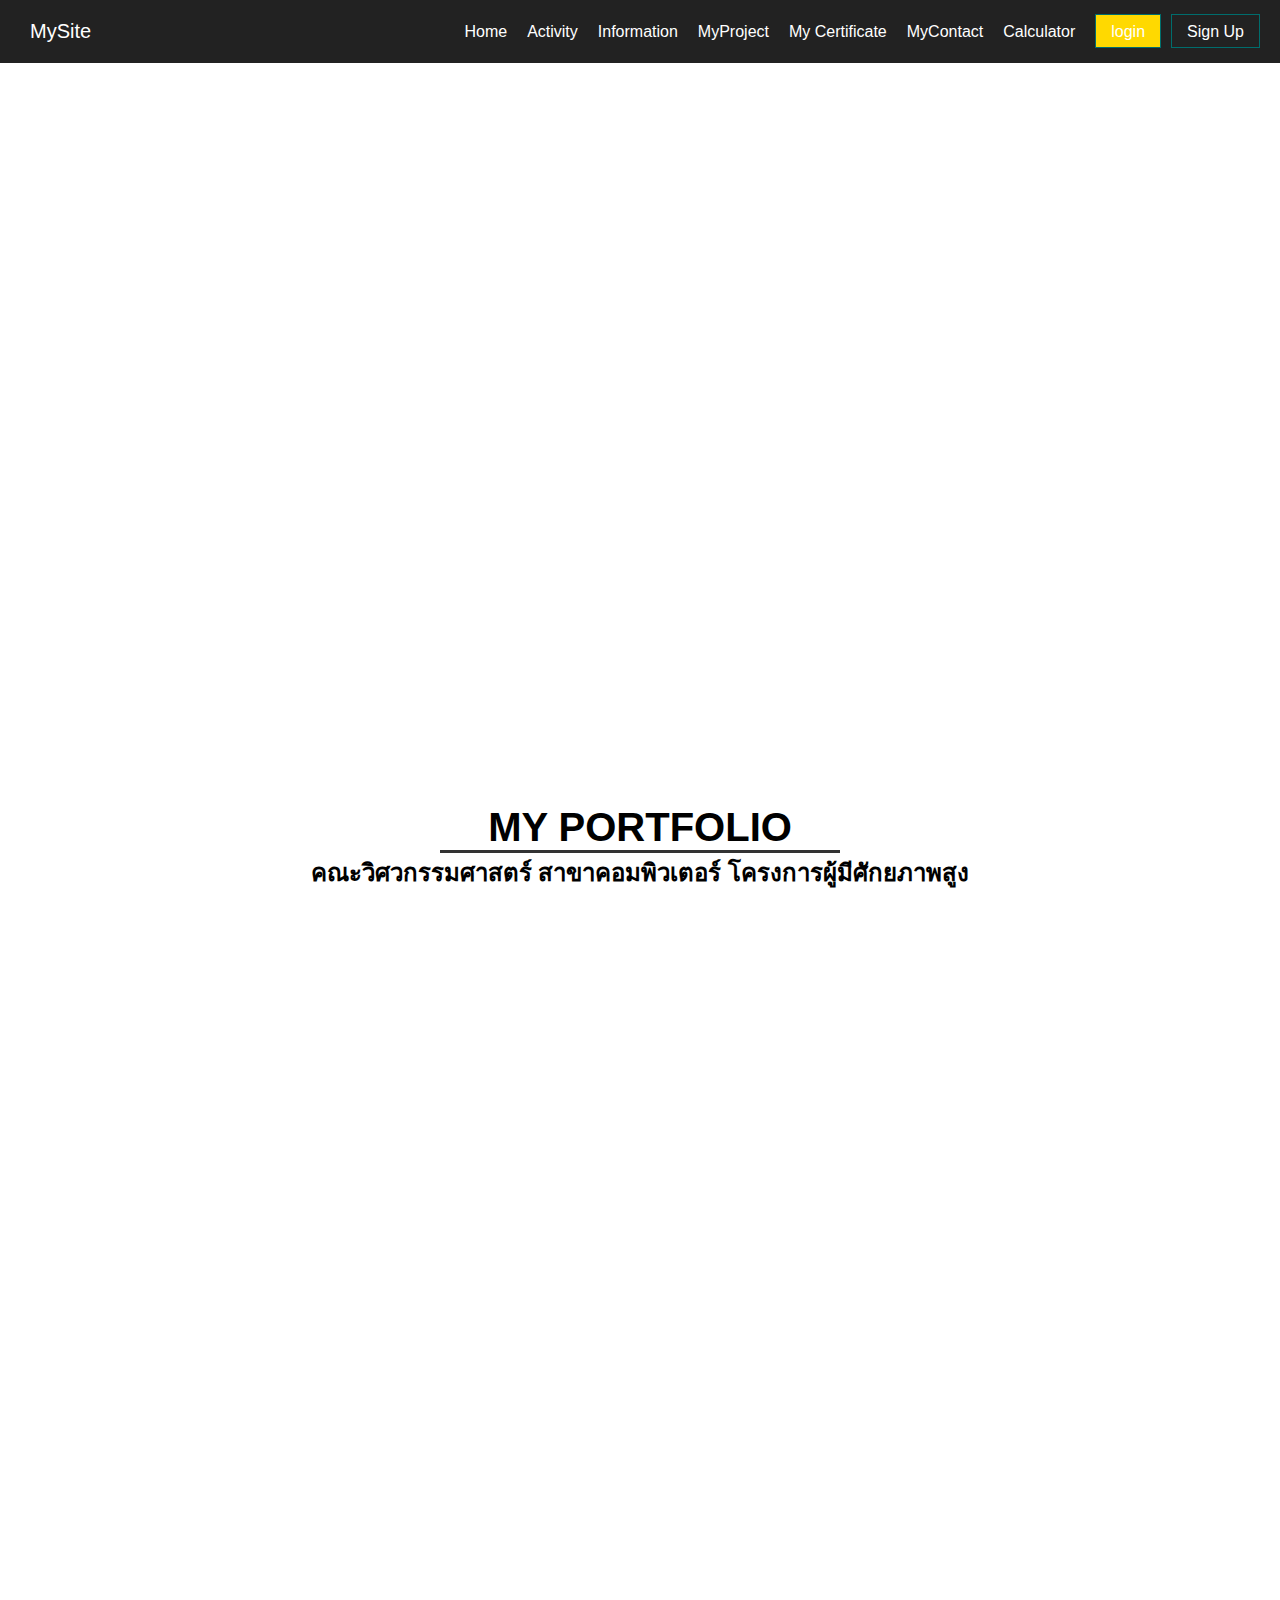
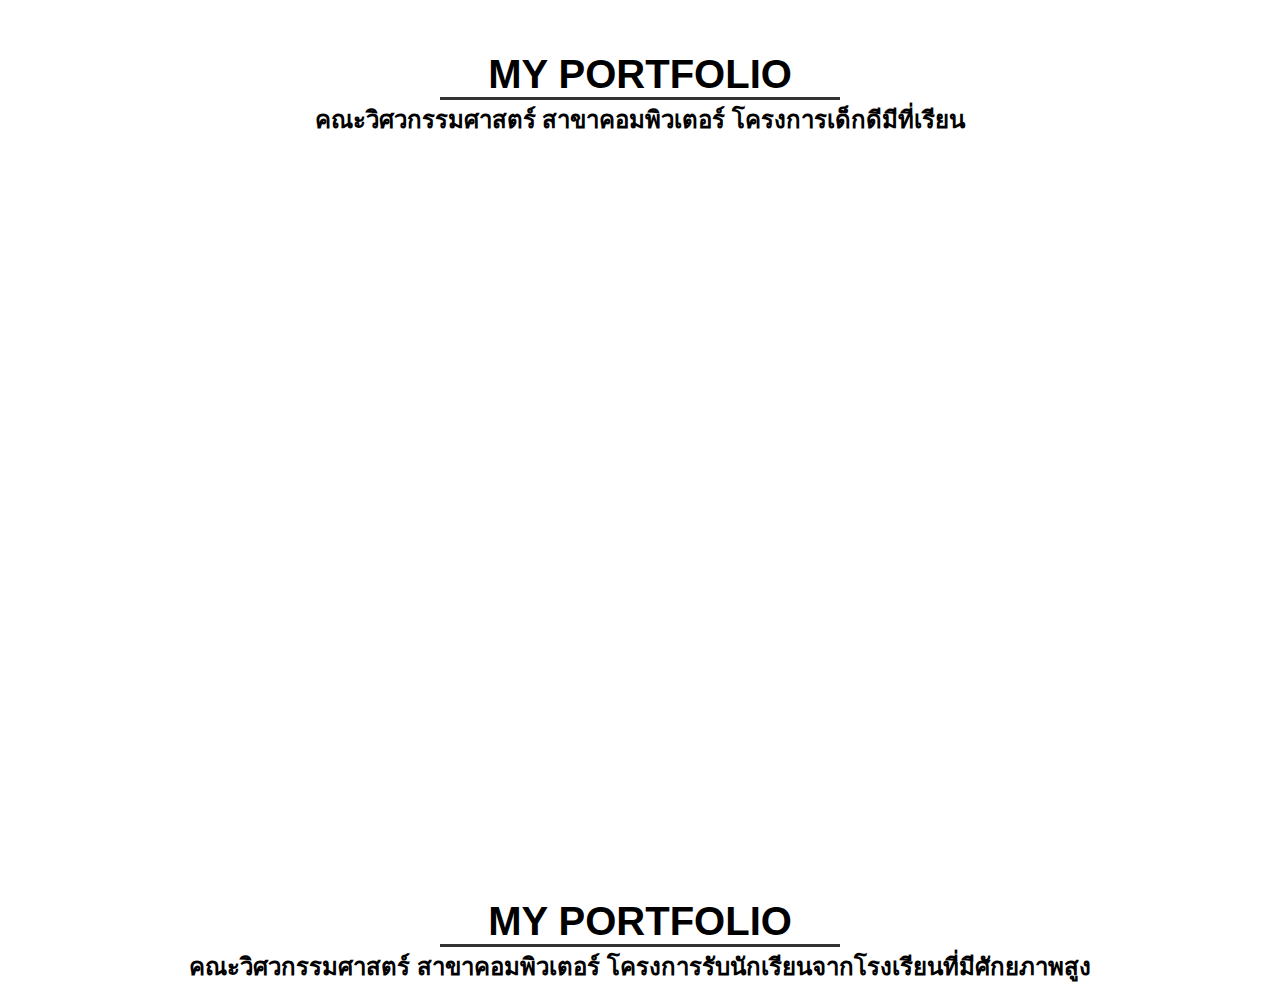
<file: index.html>
<!DOCTYPE html>
<html lang="en">
<head>
    <meta charset="UTF-8">
    <meta http-equiv="X-UA-Compatible" content="IE=edge">
    <meta name="viewport" content="width=device-width, initial-scale=1.0">
    <title>PORTFOLIO-Punnawich</title>
    <link rel="stylesheet" href="https://cdnjs.cloudflare.com/ajax/libs/font-awesome/6.2.1/css/all.min.css">
    <link rel="stylesheet" href="y.css">
    <style type="text/css">
        h1{
            text-align: center;
            font-size: 40px;
            border-bottom: 3px solid #333;
            width: 400px;
            margin: auto;
        }
        h2{
            text-align: center;
            margin: auto;
        }
    </style>
</head>
<body>
    <nav>
        <ul class="menu">
            <li class="logo"><a href="#">MySite</a></li>
            <li class="item"><a href="index.html">Home</a></li>
            <li class="item"><a href="new.html" >Activity</a></li>
            <li class="item"><a href="Information.html">Information</a></li>
            <li class="item"><a href="MyProject.html">MyProject</a></li>
            <li class="item"><a href="My Certificate.html">My Certificate</a></li>
            <li class="item"><a href="MyContact.html">MyContact</a></li>
            <li class="item"><a href="main.html">Calculator</a></li>
            <li class="item button"><a href="#">login</a></li>
            <li class="item button secondary"><a href="#">Sign Up</a></li>
            <li class = "toggle" ><a href="#"><i class="fa-solid fa-bars"></i></a></li>
        </ul>
    </nav>
        <script src="https://code.jquery.com/jquery-3.6.1.min.js"></script>
        <script src="script.js"></script>


        <div class="port">
            <iframe style="width:100%; height:80vh" src="https://online.fliphtml5.com/ikmbx/bdny/?1668948434789" frameborder="0" seamless="seamless" scrolling="no" allowtransparency="true" allowfullscreen="true"></iframe>


        </div>
        <br>
        <h1>MY PORTFOLIO </h1>
        <h2> คณะวิศวกรรมศาสตร์ สาขาคอมพิวเตอร์ โครงการผู้มีศักยภาพสูง</h2>
        <br>
        <div class="port2">
            <iframe style="width:100%; height:80vh" src="https://online.fliphtml5.com/ikmbx/skek/?1668949782020" frameborder="0" seamless="seamless" scrolling="no" allowtransparency="true" allowfullscreen="true"></iframe>
        </div>
        <br>
        <h1>MY PORTFOLIO </h1>
        <h2>คณะวิศวกรรมศาสตร์ สาขาคอมพิวเตอร์ โครงการเด็กดีมีที่เรียน</h2>
        <br>
        <div class="port3">
            <iframe style="width:100%; height:80vh" src="https://online.fliphtml5.com/ikmbx/nhna/?1668950502790" frameborder="0" seamless="seamless" scrolling="no" allowtransparency="true" allowfullscreen="true"></iframe>


        </div>
        <br>
        <h1>MY PORTFOLIO </h1>
        <h2> คณะวิศวกรรมศาสตร์ สาขาคอมพิวเตอร์  โครงการรับนักเรียนจากโรงเรียนที่มีศักยภาพสูง</h2>
        <br>





        

    
</body>
</html>
</file>
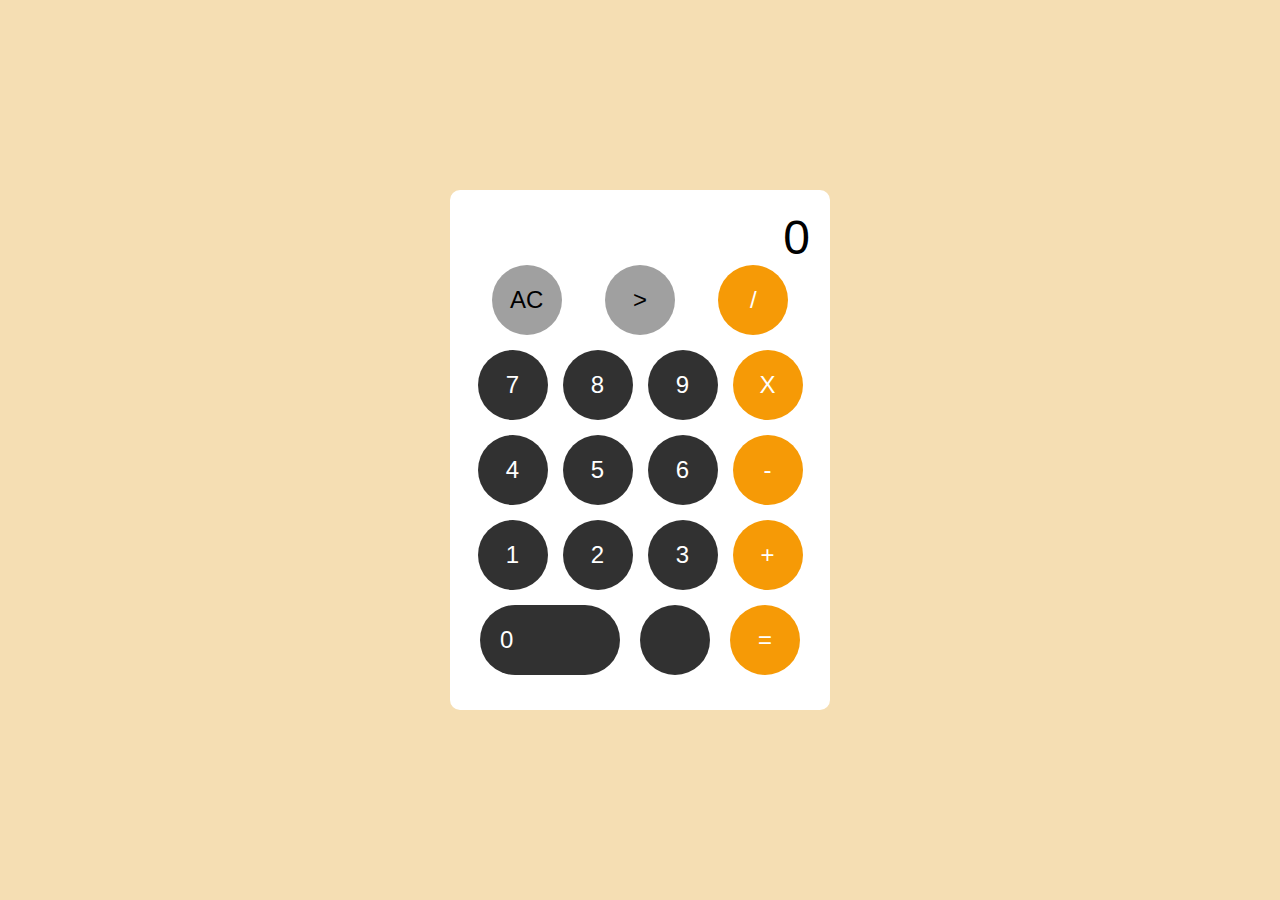
<file: main.html>
<!DOCTYPE html>
<html lang="en">
<head>
  <meta charset="UTF-8">
  <meta http-equiv="X-UA-Compatible" content="IE=edge">
  <meta name="viewport" content="width=device-width, initial-scale=1.0">
  <link rel="stylesheet" href="style.css">
  <script src="https://code.jquery.com/jquery-3.6.1.js" integrity="sha256-3zlB5s2uwoUzrXK3BT7AX3FyvojsraNFxCc2vC/7pNI=" crossorigin="anonymous"></script>
  
  <title>My Calculator</title>
</head>
<body>



  <div class="box">
  
    <div id="shownumber" class="number">0</div>
    <div class="row">
      <div onclick="clearval()" class="btn">AC</div>
      <div onclick="remove()" class="btn">></div>
      
      <div id="op4" onclick="operator('/', this)" class="btn btn-operator">/</div>
    </div>
    <div class="row">
      <div onclick="number(7)" class="btn btn-number">7</div>
      <div onclick="number(8)" class="btn btn-number">8</div>
      <div onclick="number(9)" class="btn btn-number">9</div>
      <div id="op3" onclick="operator('X', this)" class="btn btn-operator">X</div>
    </div>
    <div class="row">
      <div onclick="number(4)" class="btn btn-number">4</div>
      <div onclick="number(5)" class="btn btn-number">5</div>
      <div onclick="number(6)" class="btn btn-number">6</div>
      <div id="op2" onclick="operator('-', this)" class="btn btn-operator">-</div>
    </div>
    <div class="row">
      <div onclick="number(1)" class="btn btn-number">1</div>
      <div onclick="number(2)" class="btn btn-number">2</div>
      <div onclick="number(3)" class="btn btn-number">3</div>
      <div id="op1" onclick="operator('+', this)" class="btn btn-operator">+</div>
    </div>
    <div class="row">
      <div onclick="number(0)" class="btn btn-number btn-zero">0</div>
      <div class="btn btn-number"></div>
      <div onclick="sum()" class="btn btn-operator">=</div>
    </div>
  </div>
  <script>
  var obj = {
    val1: "",
    val2: "",
    op: "",
    step: 1,
    sum: ""
  };
  
  function number(n) {
    console.log("n >>> ", n);
    var val = "";
  
    if (obj.step == 1) {
      obj.val1 += n;
      val = obj.val1;
    } else {
      obj.val2 += n;
      val = obj.val2;
    }
  
    $("#shownumber").text(numberWithCommas(val));
    console.log("obj", obj);
  }
  
  function remove() {
    var txt = $("#shownumber").text();
    var val;
  
    if (txt.length <= 1) {
      val = 0;
      if (obj.step == 1) {
        obj.val1 = "";
      } else {
        obj.val2 = "";
      }
    } else {
      val = txt.substring(0, txt.length - 1);
      if (obj.step == 1) {
        obj.val1 = val;
      } else {
        obj.val2 = val;
      }
    }
    $("#shownumber").text(numberWithCommas(val));
    console.log("obj", obj);
  }
  
  function operator(op, el) {
    console.log("op", op, "el", el.id);
    $(".btn-operator").removeClass("operator-active");
    $("#" + el.id).addClass("operator-active");
    obj.step = 2;
    obj.op = op;
    console.log("obj", obj);
  }
  
  function sum() {
    if (obj.op == "+") obj.sum = parseInt(obj.val1) + parseInt(obj.val2);
    else if (obj.op == "-") obj.sum = parseInt(obj.val1) - parseInt(obj.val2);
    else if (obj.op == "X") obj.sum = parseInt(obj.val1) * parseInt(obj.val2);
    else if (obj.op == "/") obj.sum = parseInt(obj.val1) / parseInt(obj.val2);
    $("#shownumber").text(numberWithCommas(obj.sum));
    $(".btn-operator").removeClass("operator-active");
    obj.step = 1;
    obj.op = "";
    obj.val1 = String(obj.sum);
    obj.val2 = "";
  
    console.log("obj", obj);
  }
  
  function clearval() {
    obj = {
      val1: "",
      val2: "",
      op: "",
      step: 1,
      sum: ""
    };
    $("#shownumber").text(0);
    $(".btn-operator").removeClass("operator-active");
    console.log("obj", obj);
  }
  
  function numberWithCommas(x) {
    x = x.toString();
    var pattern = /(-?\d+)(\d{3})/;
    while (pattern.test(x)) x = x.replace(pattern, "$1,$2");
    return x;
  }
  </script>
  
</body>
</html>
</file>
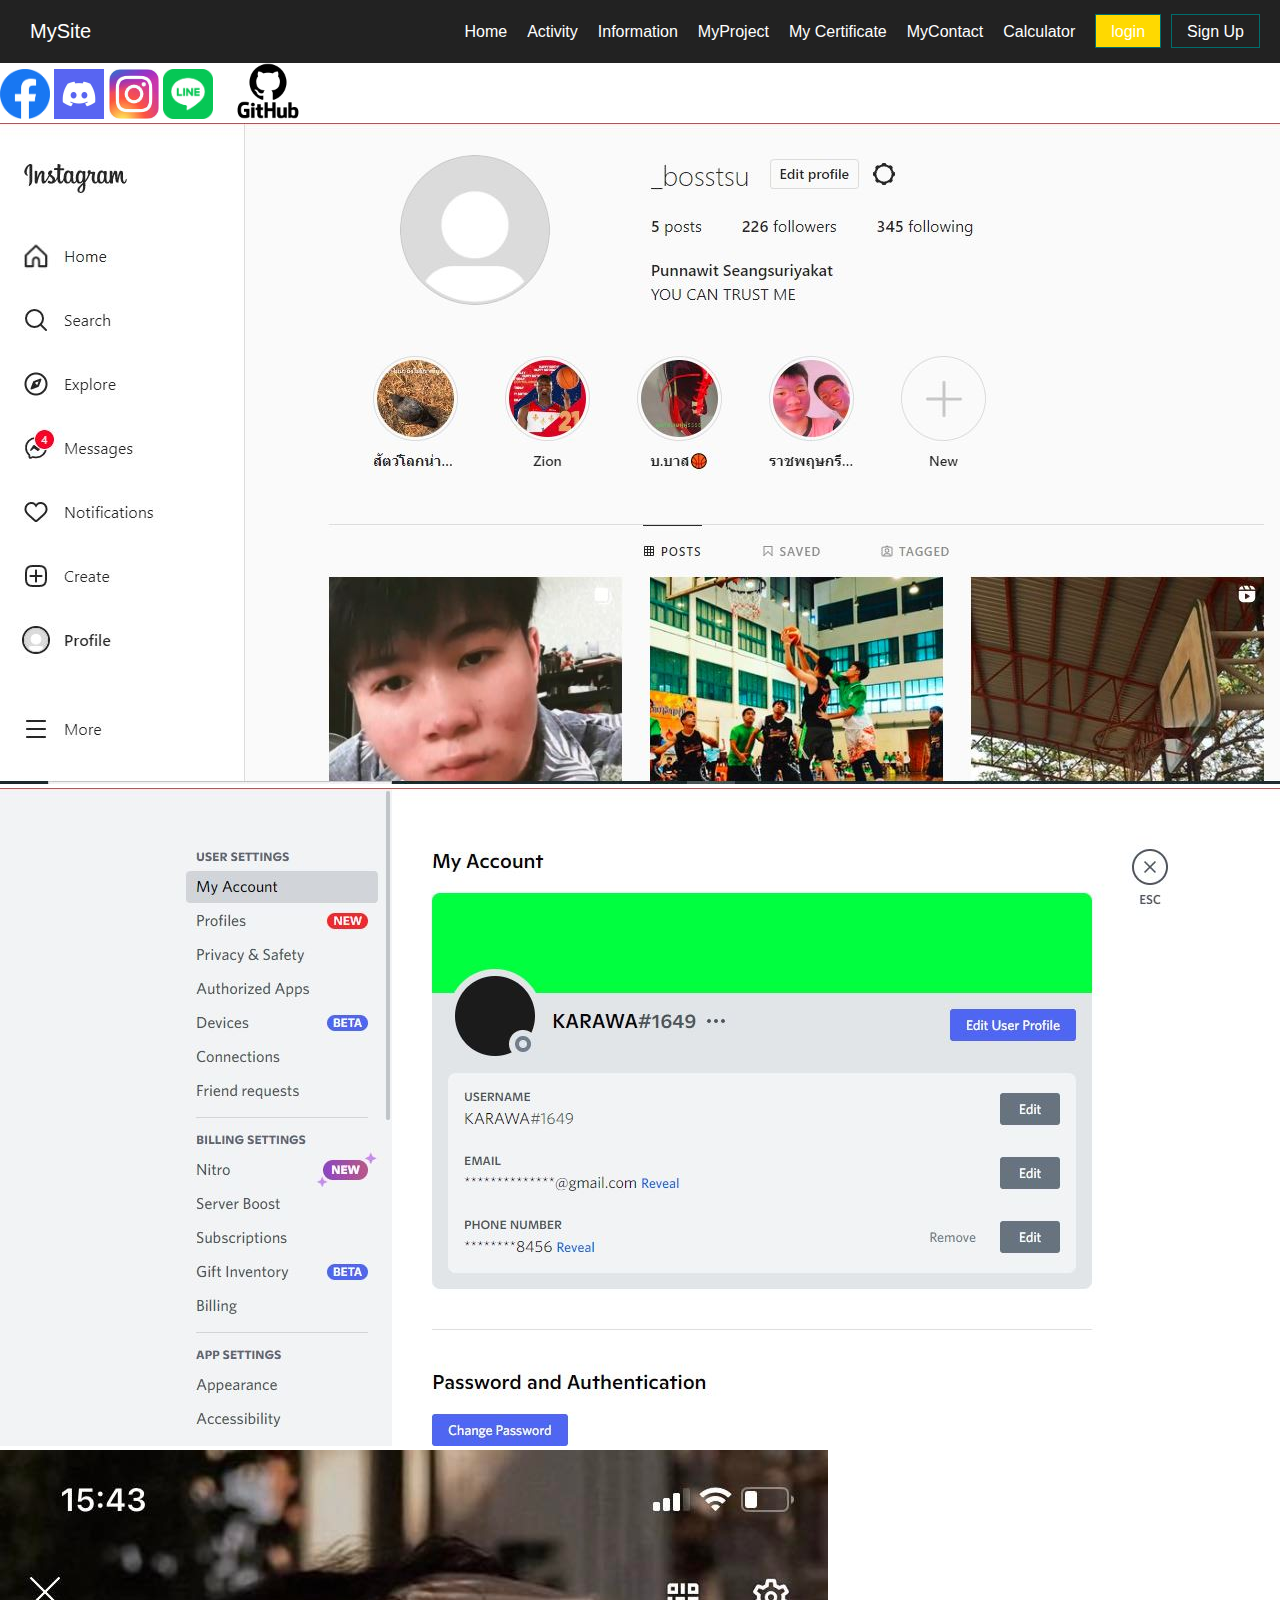
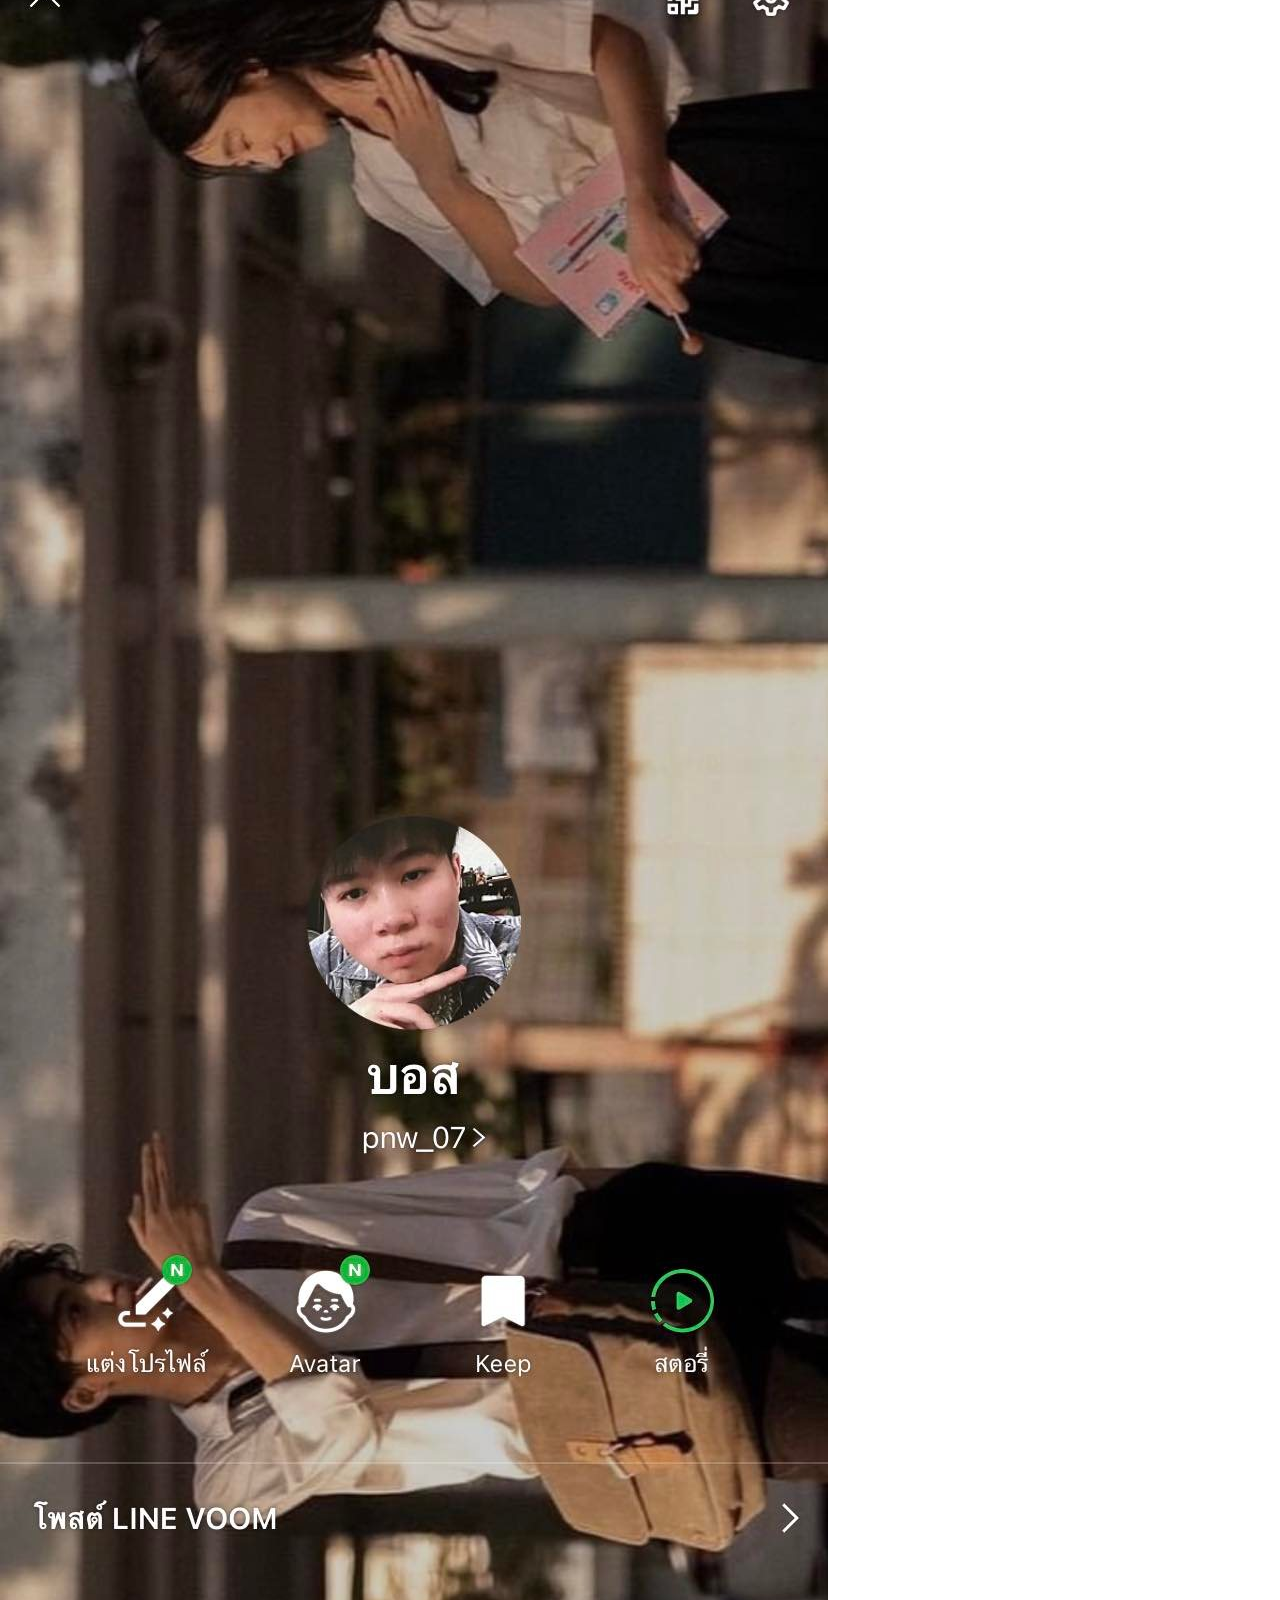
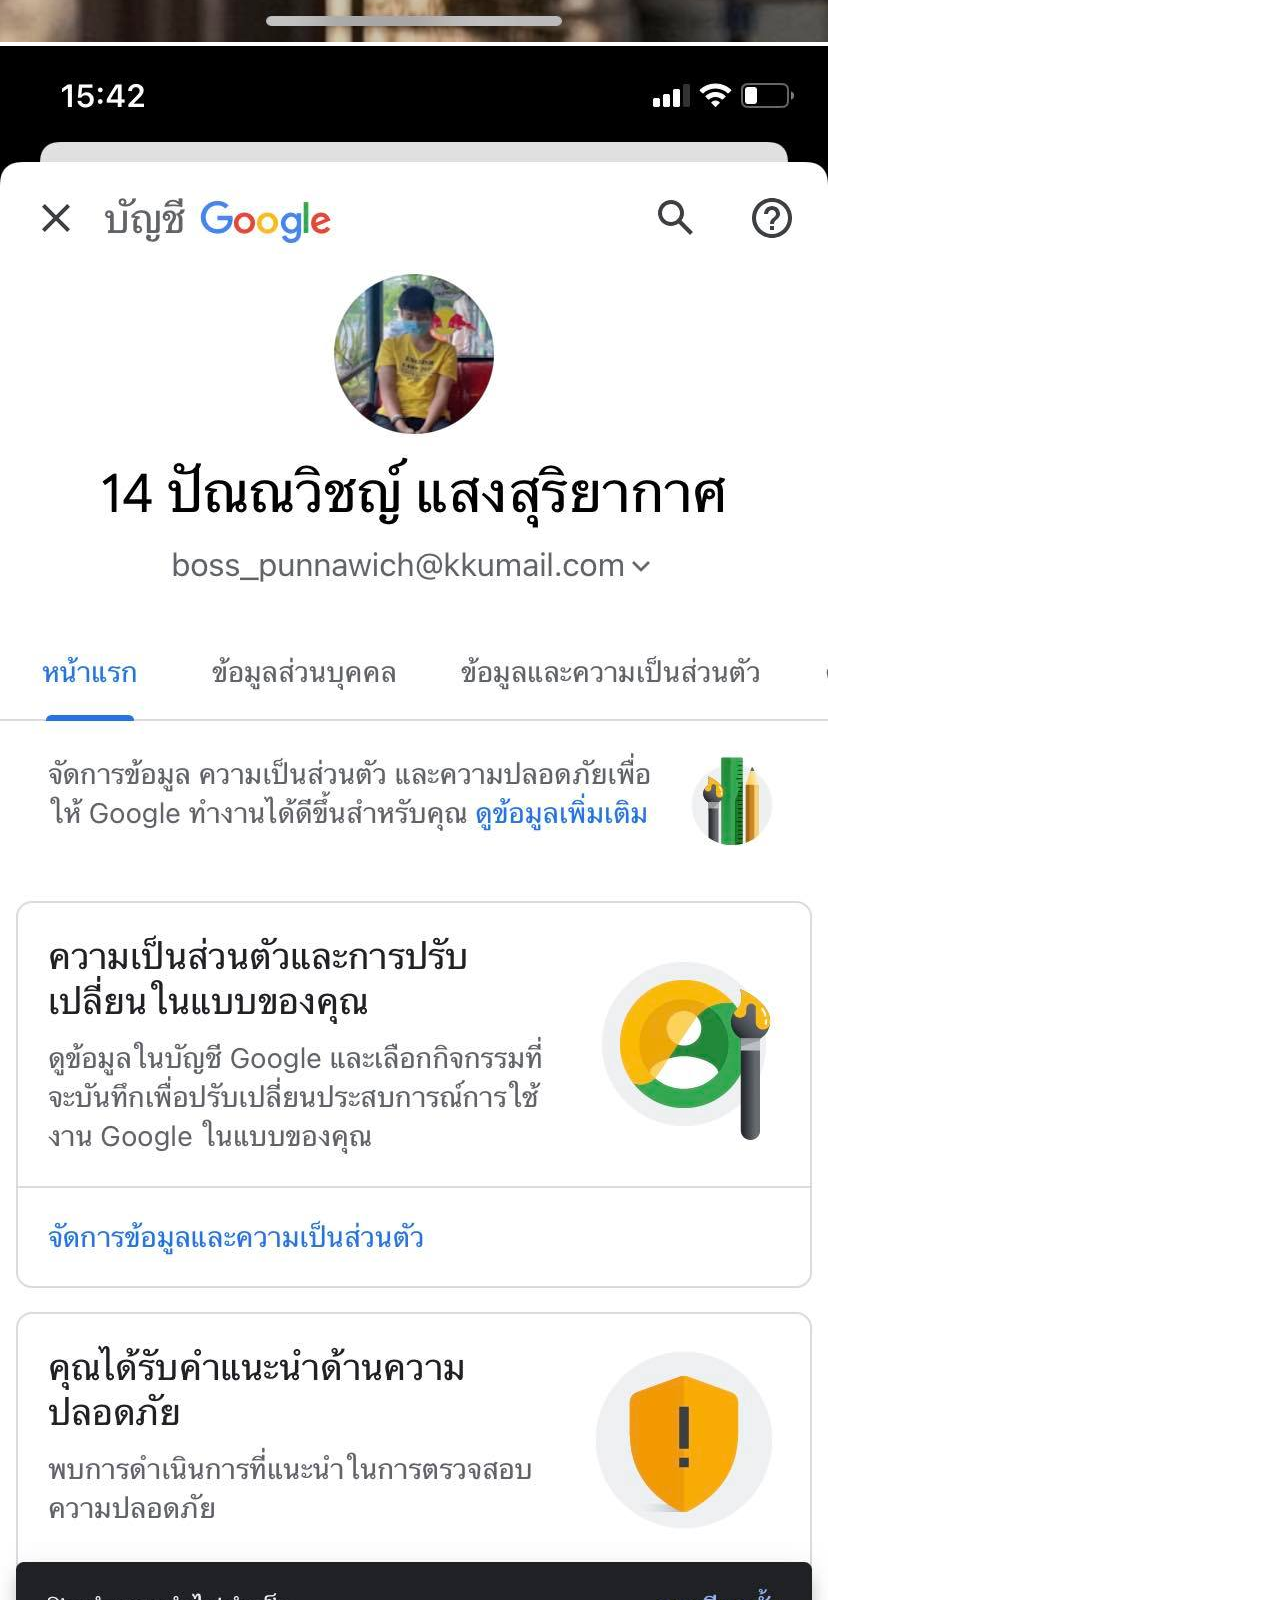
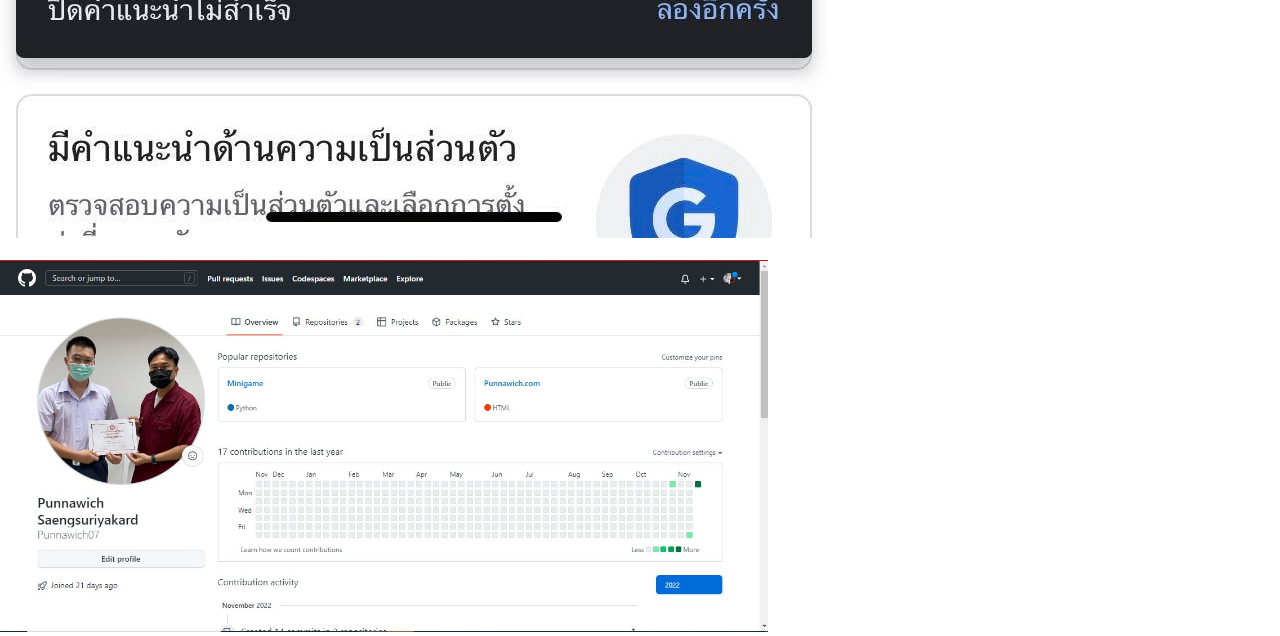
<file: MyContact.html>
<!DOCTYPE html>
<html lang="en">
<head>
    <meta charset="UTF-8">
    <meta http-equiv="X-UA-Compatible" content="IE=edge">
    <meta name="viewport" content="width=device-width, initial-scale=1.0">
    <title>PORTFOLIO-Punnawich</title>
    <link rel="stylesheet" href="https://cdnjs.cloudflare.com/ajax/libs/font-awesome/6.2.1/css/all.min.css">
    <link rel="stylesheet" href="y.css">
 

 
        

    
    
</head>
<body>
    <nav>
        <ul class="menu">
            <li class="logo"><a href="#">MySite</a></li>
            <li class="item"><a href="index.html">Home</a></li>
            <li class="item"><a href="new.html" >Activity</a></li>
            <li class="item"><a href="Information.html">Information</a></li>
            <li class="item"><a href="MyProject.html">MyProject</a></li>
            <li class="item"><a href="My Certificate.html">My Certificate</a></li>
            <li class="item"><a href="MyContact.html">MyContact</a></li>
            <li class="item"><a href="main.html">Calculator</a></li>
            <li class="item button"><a href="#">login</a></li>
            <li class="item button secondary"><a href="#">Sign Up</a></li>
            <li class = "toggle" ><a href="#"><i class="fa-solid fa-bars"></i></a></li>
        </ul>

        <script src="https://code.jquery.com/jquery-3.6.1.min.js"></script>
        <script src="script.js"></script>
    </nav>

    <a href="https://www.facebook.com/profile.php?id=100006877980347"><img src="./image/download.png" width="50px" ></a>
    <a href="https://discord.com/users/1041305136225603587"><img src="./image/PRywUXcqg0v5DD6s7C3LyQ.jpeg" width="50px" ></a>
    <a href="https://www.instagram.com/_bosstsu/"><img src="./image/r.jpg" width="50px"></a>
    <a href="https://line.me/ti/p/eP3p4aJfyy/"><img src="./image/z.png" width="50px"></a>
    <a href="https://line.me/ti/p/eP3p4aJfyy/"><img src="./image/github.png" width="100px"></a>

    <div class="image">
        <img src="./image/no1.JPG" >
        <br>
        <img src="./image/no2.JPG" >
        <br>
        <img src="./image/n3.jpg"  >
        <br>
        <img src="./image/no4.jpg" >
        <br>
        <br>
        <img src="./image/new.JPG" width="60%" >


    </div>


    


</body>
</html>
</file>
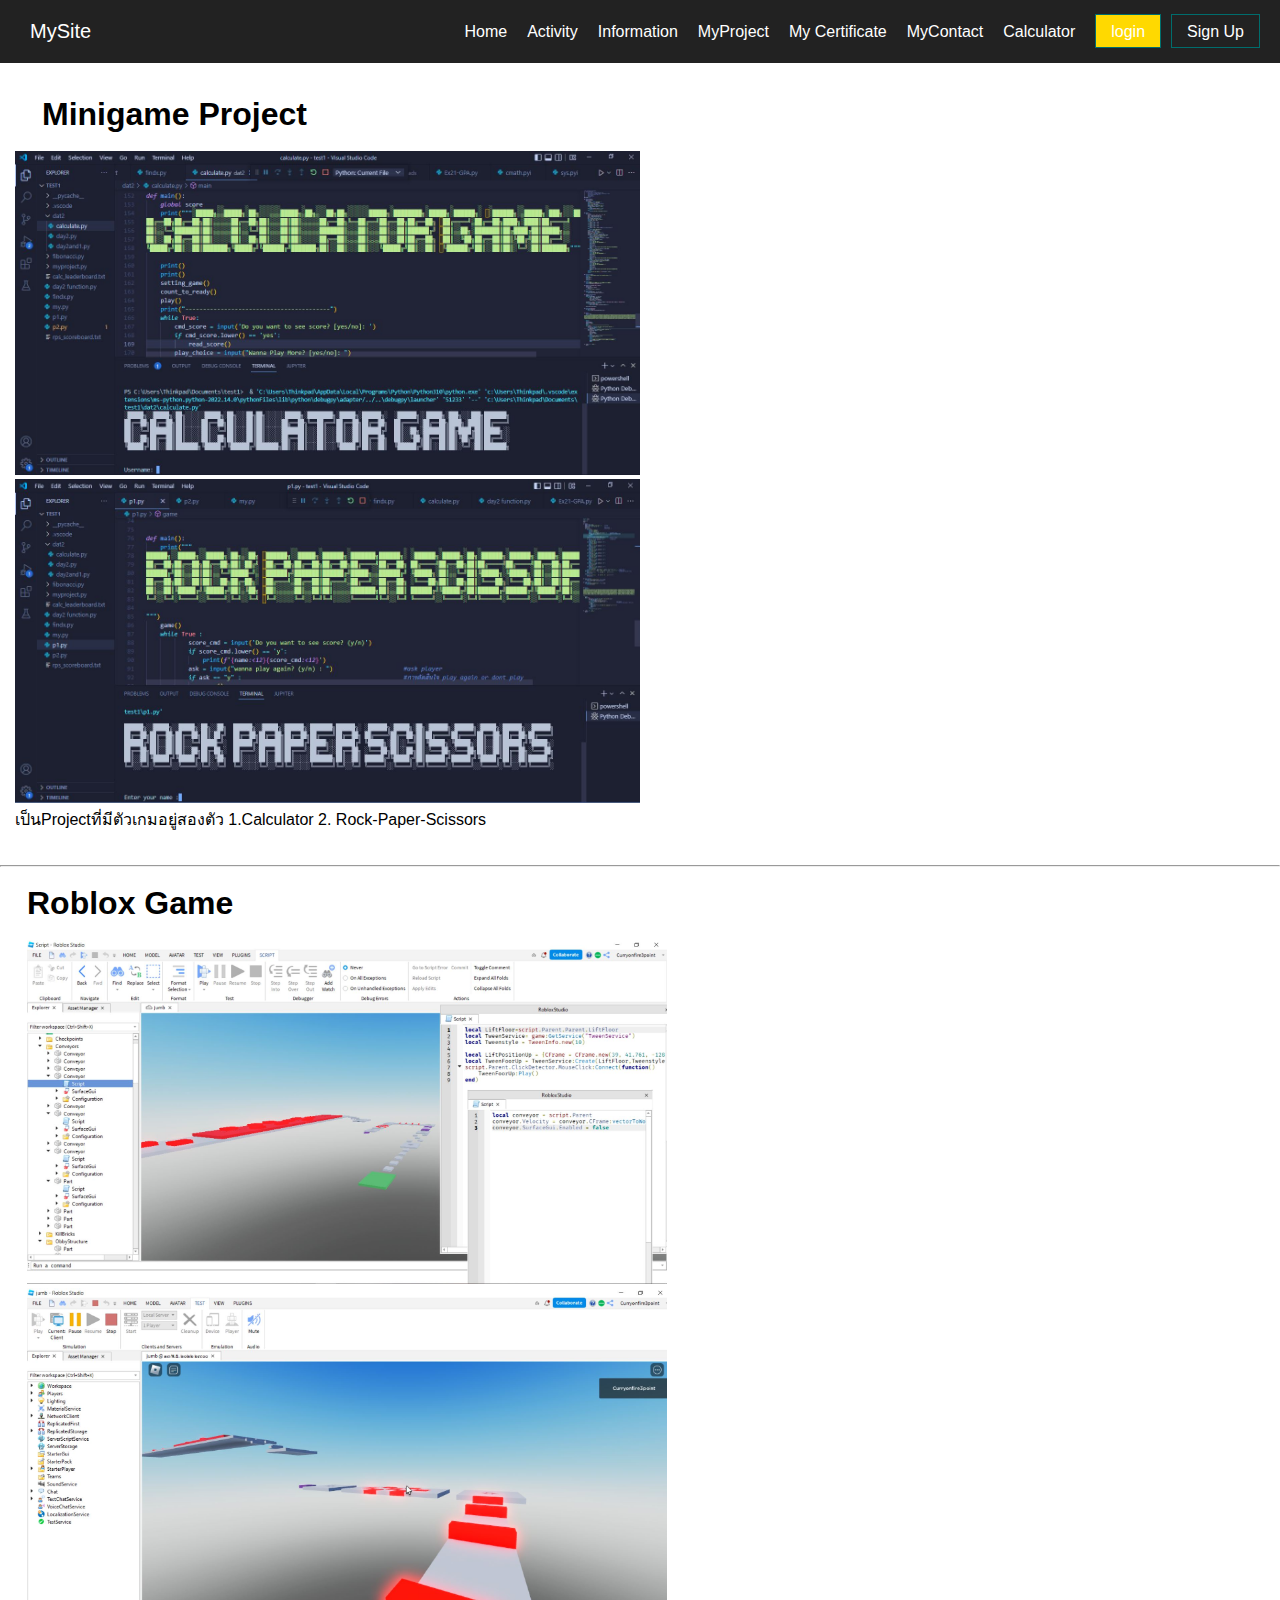
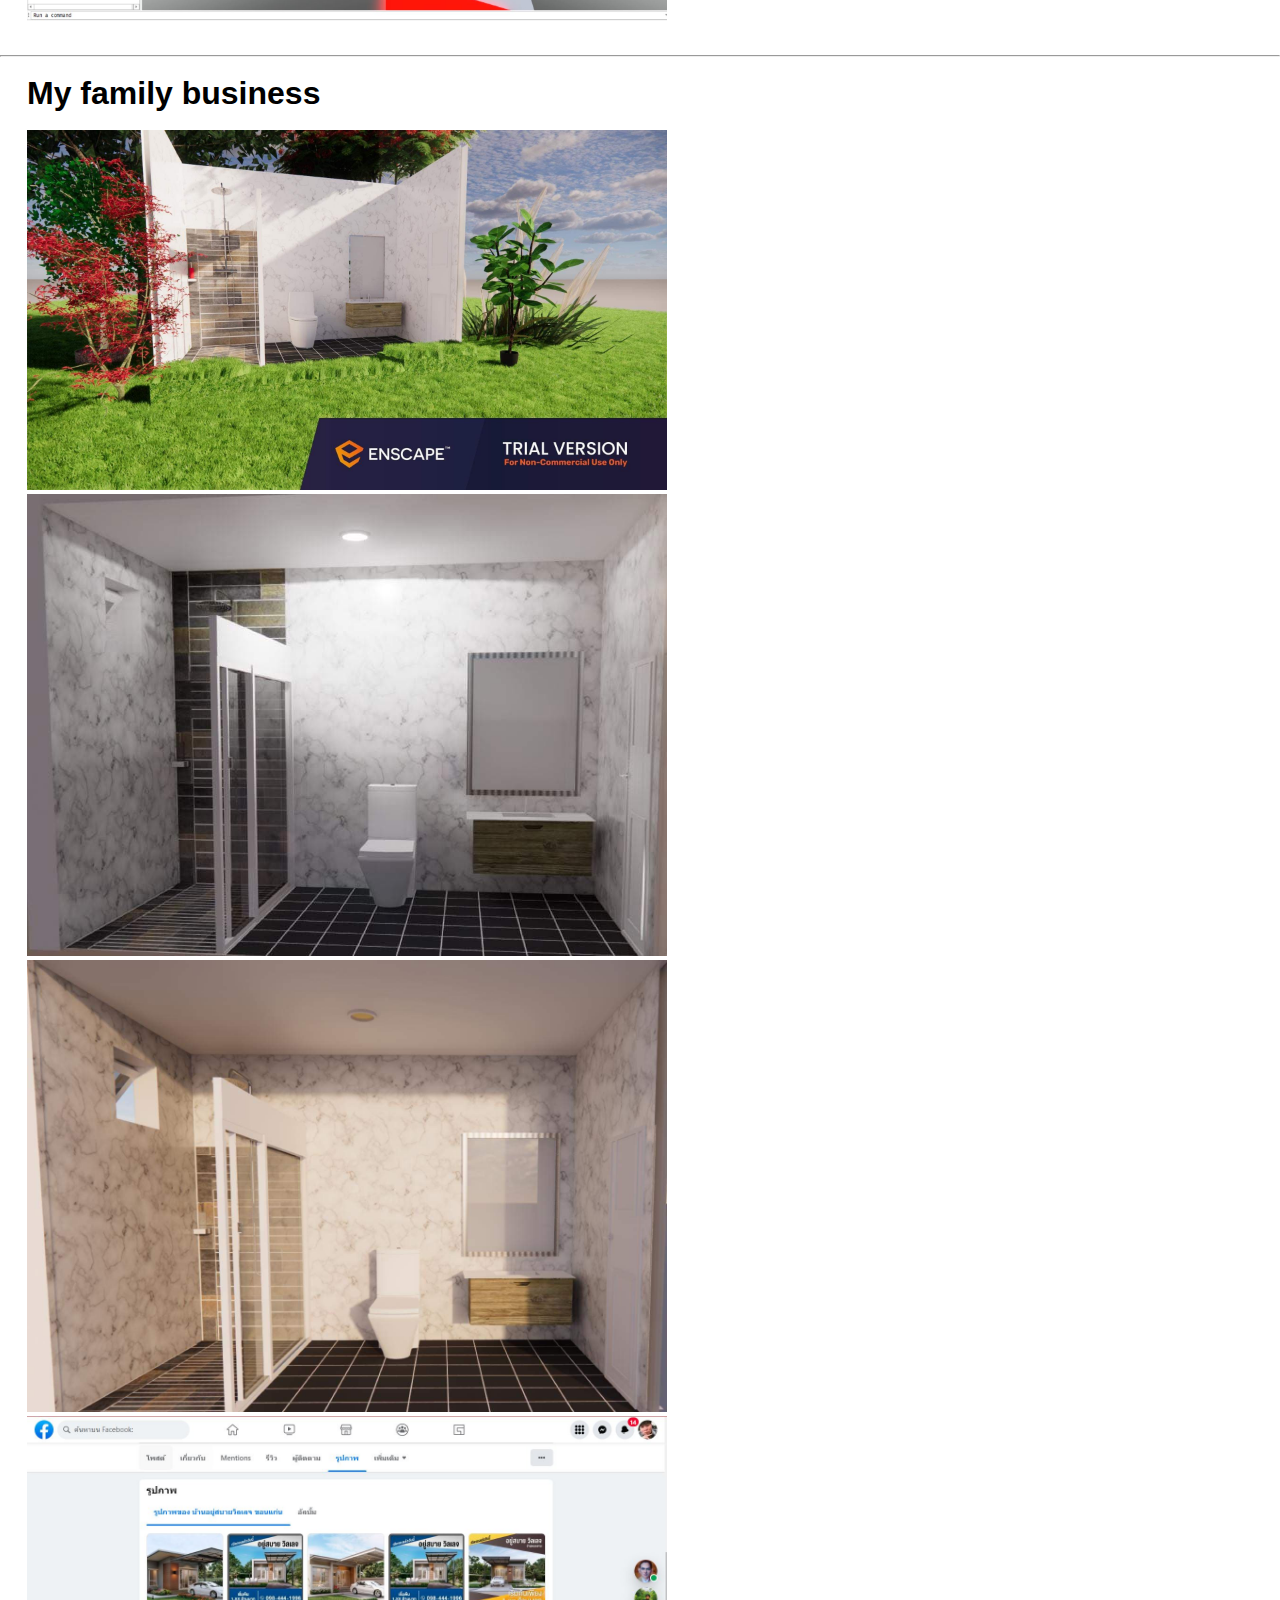
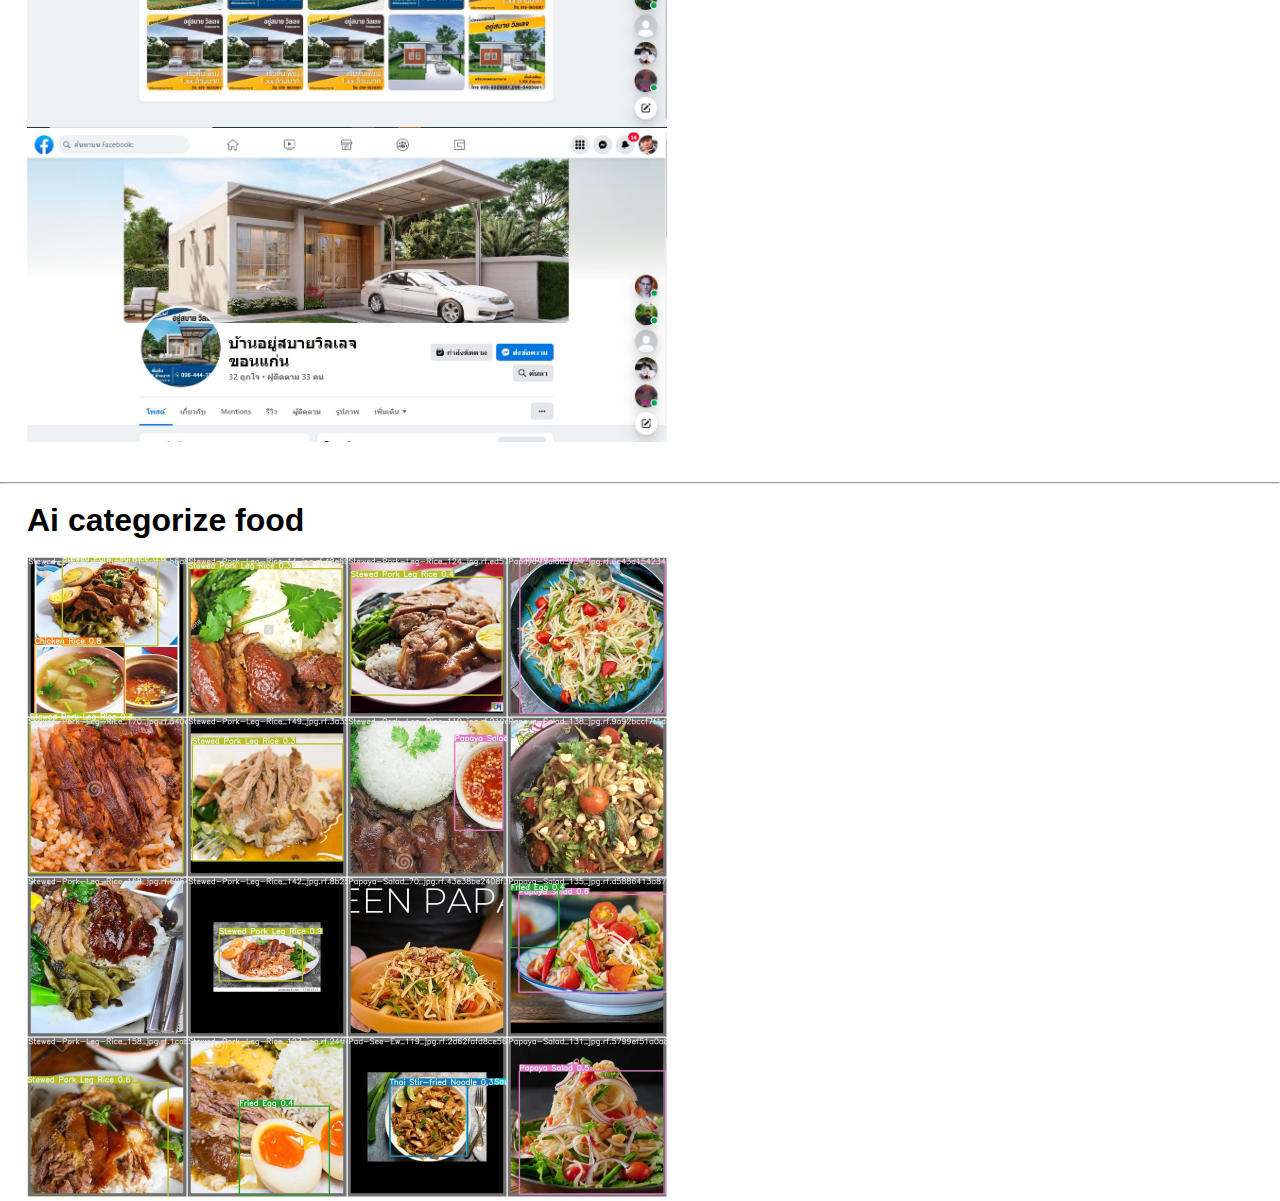
<file: MyProject.html>
<!DOCTYPE html>
<html lang="en">
<head>
    <meta charset="UTF-8">
    <meta http-equiv="X-UA-Compatible" content="IE=edge">
    <meta name="viewport" content="width=device-width, initial-scale=1.0">
    <title>PORTFOLIO-Punnawich</title>
    <link rel="stylesheet" href="https://cdnjs.cloudflare.com/ajax/libs/font-awesome/6.2.1/css/all.min.css">
    <link rel="stylesheet" href="y.css">
    <style type="text/css">
        .h1{
            padding: 15px;

        }
        .h2{
            position: relative;
            left: 3vh;
           
        }
        h1{
            position: relative;
            left: 3vh;
        }
        .tree{
            position: relative;
            left: 3vh;

        }
        .four{
            position: relative;
            left: 3vh;
        }

        
    </style>


</head>
<body>
    <nav>
        <ul class="menu">
            <li class="logo"><a href="#">MySite</a></li>
            <li class="item"><a href="index.html">Home</a></li>
            <li class="item"><a href="new.html" >Activity</a></li>
            <li class="item"><a href="Information.html">Information</a></li>
            <li class="item"><a href="MyProject.html">MyProject</a></li>
            <li class="item"><a href="My Certificate.html">My Certificate</a></li>
            <li class="item"><a href="MyContact.html">MyContact</a></li>
            <li class="item"><a href="main.html">Calculator</a></li>
            <li class="item button"><a href="#">login</a></li>
            <li class="item button secondary"><a href="#">Sign Up</a></li>
            <li class = "toggle" ><a href="#"><i class="fa-solid fa-bars"></i></a></li>
        </ul>

        <script src="https://code.jquery.com/jquery-3.6.1.min.js"></script>
        <script src="script.js"></script>


    </nav>
    <br>
    <div class="h1">
        <h1>
            Minigame Project
        </h1>

            
            <br>
            <img src="./image/294013266_473895648091951_7859580042895993763_n.jpg" width="50%" height="60%">
            <img src="./image/304911323_571047991375389_1761223274707215164_n.jpg" width="50%" height="60%">
            <p>เป็นProjectที่มีตัวเกมอยู่สองตัว 1.Calculator 2. Rock-Paper-Scissors </p>
        

    </div>
    <br>
    <hr>
    <br>
    <h1>
        Roblox Game

    </h1>
    <div class="h2">

        <br>
        <img src="./image/dwada.jpg" width="50%" height="60%">
        <img src="./image/wdawdw1.jpg" width="50%" height="60%">
    </div>
    <br>
    <hr>
    <br>
    <h1>
        My family business
    </h1> 
    <br>
   
    <div class="tree">
        
        
        
           
        <img src="./image/300161676_1176117649631078_7577278766960033944_n.jpg" width="50%" height="60%">
        <img src="./image/300564898_770125197468024_3107832701396374576_n.jpg" width="50%" height="60%">
        <img src="./image/300906374_1737775289909080_1283225460680099608_n.jpg" width="50%" height="60%">
        <img src="./image/ty1.JPG" width="50%" height="60%">
        <img src="./image/hy1.JPG" width="50%" height="60%">
        

    </div >
    <br>
    <br>
    <hr>
    <br>
    <h1>
        Ai categorize food

    </h1>
    <div class="four">
        
        <br>
        <img src="./image/food.jpg" width="50%" height="60%">
        
    </div>



</body>
</html>
</file>
<file: y.css>
/* Basic styling */
* {
    box-sizing: border-box;
    padding: 0;
    margin: 0;
  }
  body {
    font-family: sans-serif;
    background: rgb(255, 255, 255);
  }
  nav {
    background: #222;
    padding: 5px 20px;
  }
  ul {
    list-style-type: none;
  }
  a {
    color: white;
    text-decoration: none;
  }
  a:hover {
    text-decoration: underline;
  }
  .logo a:hover {
    text-decoration: none;
  }
  .menu li {
    font-size: 16px;
    padding: 15px 5px;
    white-space: nowrap;
  }
  .logo a,
  .toggle a {
    font-size: 20px;
  }
  .button.secondary {
    border-bottom: 1px #444 solid;
  }
  /* Mobile menu */
  .menu {
    display: flex;
    flex-wrap: wrap;
    justify-content: space-between;
    align-items: center;
  }
  .toggle {
    order: 1;
  }
  .item.button {
    order: 2;
  }
  .item {
    width: 100%;
    text-align: center;
    order: 3;
    display: none;
  }
  .item.active {
    display: block;
  }
  /* Tablet menu */
  @media all and (min-width: 600px) {
    .menu {
      justify-content: center;
    }
    .logo {
      flex: 1;
    }
    .toggle {
      flex: 1;
      text-align: right;
    }
    .item.button {
      width: auto;
      order: 1;
      display: block;
    }
    .toggle {
      order: 2;
    }
    .button.secondary {
      border: 0;
    }
    .button a {
      padding: 7.5px 15px;
      background: rgb(255, 217, 0);
      border: 1px #006d6d solid;
    }
    .button.secondary a {
      background: transparent;
    }
    .button a:hover {
      text-decoration: none;
    }
    .button:not(.secondary) a:hover {
      background: #006d6d;
      border-color: #005959;
    }
    .button.secondary a:hover {
      color: #ddd;
    }
  }
  /* Desktop menu */
  @media all and (min-width: 900px) {
    .item {
      display: block;
      width: auto;
    }
    .toggle {
      display: none;
    }
    .logo {
      order: 0;
    }
    .item {
      order: 1;
    }
    .button {
      order: 2;
    }
    .menu li {
      padding: 15px 10px;
    }
    .menu li.button {
      padding-right: 0;
    }
  }
</file>
<file: style.css>
* {
    margin: 0;
    padding: 0;
    box-sizing: border-box;
    font-family: 'IBM Plex Sans Thai', sans-serif;
}
body {
    width: 100%;
    height: 100vh;
    display: flex;
    justify-content: center;
    align-items: center;
    background: wheat
}
.box {
    width: 380px;
    padding: 20px;
    border-radius: 10px;
    background: rgb(255, 255, 255);
}
.number {
    width: 100%;
    color: rgb(0, 0, 0);
    font-size: 3rem;
    text-align: end;
}
.btn {
    width: 70px;
    height: 70px;
    border-radius: 50%;
    background: #A0A0A0;
    color: #000;
    display: flex;
    justify-content: center;
    align-items: center;
    font-size: 1.5rem;
    cursor: pointer;
    transition: .1s;
}
.row {
    width: 100%;
    display: flex;
    justify-content: space-around;
    align-items: center;
    margin-bottom: 15px;
}
.btn-operator {
    background: #F69A06;
    color: #FFF;
}
.btn-number {
    background: #313131;
    color: #fff;
}
.btn-zero {
    width: 140px;
    height: 70px;
    border-radius: 50px;
    display: flex;
    justify-content: flex-start;
    align-items: center;
    padding-left: 20px;
    font-size: 1.5rem;
    cursor: pointer;
}
.operator-active {
    background: #fff;
    color: #F69A06;
}
</file>
